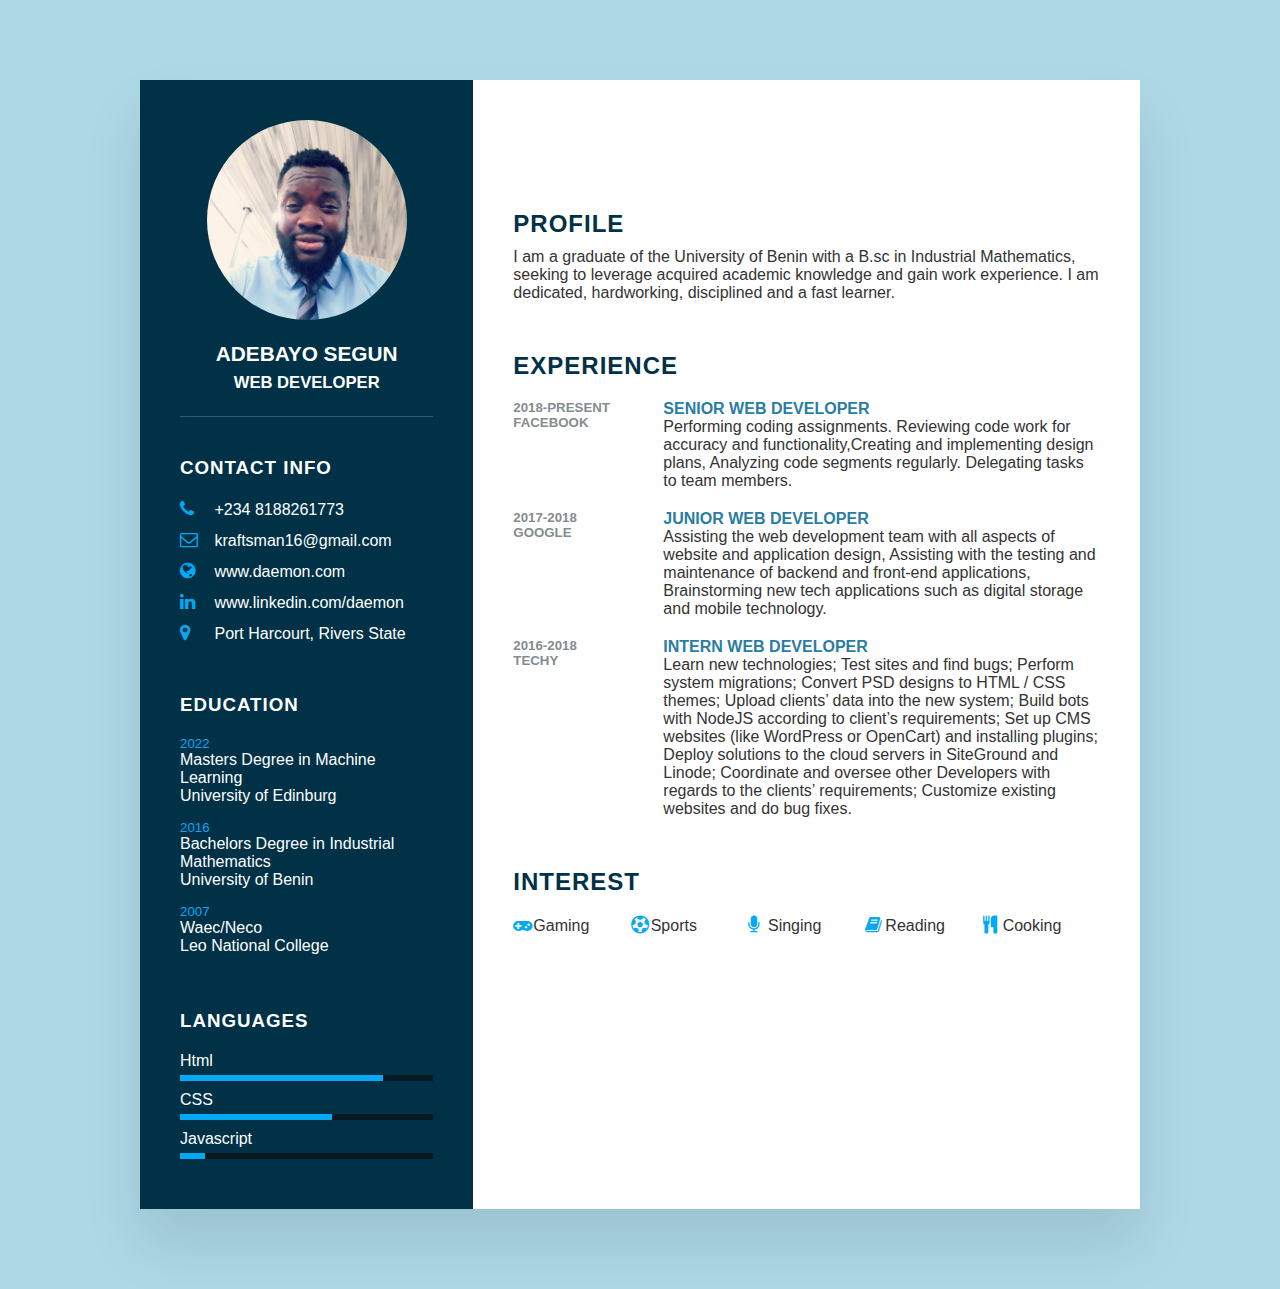
<file: HTML/index.html>
<!DOCTYPE html>
<html lang="en">
  <head>
    <meta charset="UTF-8" />
    <meta name="viewport" content="width=device-width, initial-scale=1.0" />
    <title>Daemon Cv</title>
    <link
      rel="stylesheet"
      href="https://cdnjs.cloudflare.com/ajax/libs/font-awesome/4.7.0/css/font-awesome.css"
      integrity="sha512-5A8nwdMOWrSz20fDsjczgUidUBR8liPYU+WymTZP1lmY9G6Oc7HlZv156XqnsgNUzTyMefFTcsFH/tnJE/+xBg=="
      crossorigin="anonymous"
      referrerpolicy="no-referrer"
    />

    <link rel="stylesheet" type="text/css" href="CSS/style.css" />
  </head>
  <body>
    <div class="container">
      <div class="left_side">
        <div class="profile">
          <div class="imgbx">
            <img src="/PICS/daemon.jpg" alt="segun adebayo" />
          </div>
          <h2>Adebayo Segun<br /><span>Web Developer</span></h2>
        </div>

        <div class="contact">
          <h3 class="title">Contact Info</h3>
          <ul>
            <li>
              <span class="icon"
                ><i class="fa fa-phone" aria-hidden="true"></i
              ></span>
              <span class="text">+234 8188261773</span>
            </li>
            <li>
              <span class="icon"
                ><i class="fa fa-envelope-o" aria-hidden="true"></i
              ></span>
              <span class="text">kraftsman16@gmail.com</span>
            </li>
            <li>
              <span class="icon"
                ><i class="fa fa-globe" aria-hidden="true"></i
              ></span>
              <span class="text">www.daemon.com</span>
            </li>
            <li>
              <span class="icon"
                ><i class="fa fa-linkedin" aria-hidden="true"></i
              ></span>
              <span class="text">www.linkedin.com/daemon</span>
            </li>
            <li>
              <span class="icon"
                ><i class="fa fa-map-marker" aria-hidden="true"></i
              ></span>
              <span class="text">Port Harcourt, Rivers State</span>
            </li>
          </ul>
        </div>

        <div class="contact education">
          <h3 class="title">Education</h3>
          <ul>
            <li>
              <h5>2022</h5>
              <h4>Masters Degree in Machine Learning</h4>
              <h4>University of Edinburg</h4>
            </li>
            <li>
              <h5>2016</h5>
              <h4>Bachelors Degree in Industrial Mathematics</h4>
              <h4>University of Benin</h4>
            </li>
            <li>
              <h5>2007</h5>
              <h4>Waec/Neco</h4>
              <h4>Leo National College</h4>
            </li>
          </ul>
        </div>

        <div class="contact language">
          <h3 class="title">Languages</h3>
          <ul>
            <li>
              <span class="text">Html</span>
              <span class="percent">
                <div style="width: 80%"></div>
              </span>
            </li>
            <li>
              <span class="text">CSS</span>
              <span class="percent">
                <div style="width: 60%"></div>
              </span>
            </li>
            <li>
              <span class="text">Javascript</span>
              <span class="percent">
                <div style="width: 10%"></div>
              </span>
            </li>
          </ul>
        </div>
      </div>

      <div class="right_side">
        <div class="about">
          <h2 class="title2">Profile</h2>
          <p>
            I am a graduate of the University of Benin with a B.sc in Industrial
            Mathematics, seeking to leverage acquired academic knowledge and
            gain work experience. I am dedicated, hardworking, disciplined and a
            fast learner.
          </p>
        </div>
        <div class="about">
          <h2 class="title2">Experience</h2>
          <div class="box">
            <div class="year_company">
              <h5>2018-Present</h5>
              <h5>Facebook</h5>
            </div>
            <div class="text">
              <h4>Senior Web Developer</h4>
              <p>
                Performing coding assignments. Reviewing code work for accuracy
                and functionality,Creating and implementing design plans,
                Analyzing code segments regularly. Delegating tasks to team
                members.
              </p>
            </div>
          </div>
          <div class="box">
            <div class="year_company">
              <h5>2017-2018</h5>
              <h5>Google</h5>
            </div>
            <div class="text">
              <h4>Junior Web Developer</h4>
              <p>
                Assisting the web development team with all aspects of website
                and application design, Assisting with the testing and
                maintenance of backend and front-end applications, Brainstorming
                new tech applications such as digital storage and mobile
                technology.
              </p>
            </div>
          </div>
          <div class="box">
            <div class="year_company">
              <h5>2016-2018</h5>
              <h5>Techy</h5>
            </div>
            <div class="text">
              <h4>Intern Web Developer</h4>
              <p>
                Learn new technologies; Test sites and find bugs; Perform system
                migrations; Convert PSD designs to HTML / CSS themes; Upload
                clients’ data into the new system; Build bots with NodeJS
                according to client’s requirements; Set up CMS websites (like
                WordPress or OpenCart) and installing plugins; Deploy solutions
                to the cloud servers in SiteGround and Linode; Coordinate and
                oversee other Developers with regards to the clients’
                requirements; Customize existing websites and do bug fixes.
              </p>
            </div>
          </div>
        </div>

        <div class="about interest">
          <h2 class="title2">Interest</h2>
          <ul>
            <li><i class="fa fa-gamepad" aria-hidden="true"></i>Gaming</li>
            <li><i class="fa fa-futbol-o" aria-hidden="true"></i>Sports</li>
            <li><i class="fa fa-microphone" aria-hidden="true"></i>Singing</li>
            <li><i class="fa fa-book" aria-hidden="true"></i>Reading</li>
            <li><i class="fa fa-cutlery" aria-hidden="true"></i>Cooking</li>
          </ul>
        </div>
      </div>
    </div>
  </body>
</html>
</file>
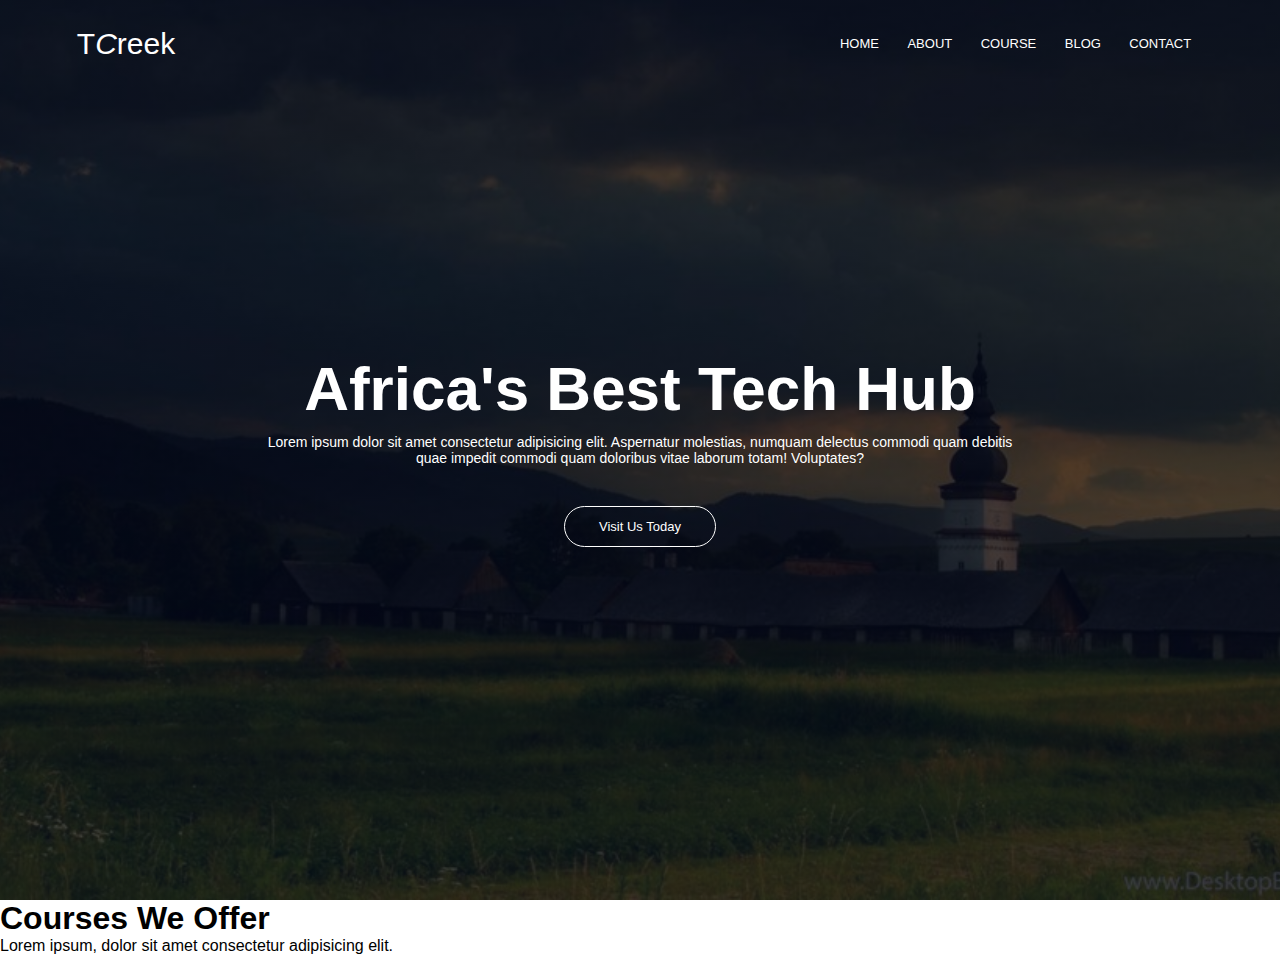
<file: HTML/CSS/new project/index.html>
<!DOCTYPE html>
<html lang="en">
  <head>
    <meta charset="UTF-8" />
    <meta http-equiv="X-UA-Compatible" content="IE=edge" />
    <meta name="viewport" content="width=device-width, initial-scale=1.0" />
    <title>Welcome</title>
    <link rel="stylesheet" href="style.css" />
    <link
      rel="stylesheet"
      href="https://cdnjs.cloudflare.com/ajax/libs/font-awesome/4.7.0/css/font-awesome.css"
      integrity="sha512-5A8nwdMOWrSz20fDsjczgUidUBR8liPYU+WymTZP1lmY9G6Oc7HlZv156XqnsgNUzTyMefFTcsFH/tnJE/+xBg=="
      crossorigin="anonymous"
      referrerpolicy="no-referrer"
    />
  </head>
  <body>
    <section class="header">
      <nav>
        <a href="index.html"><p class="logo">T<i>C</i>reek</p></a>
        <div class="nav-links" id="navLinks">
          <i class="fa fa-times" onclick="hideMenu()"></i>
          <ul>
            <li><a href="">HOME</a></li>
            <li><a href="">ABOUT</a></li>
            <li><a href="">COURSE</a></li>
            <li><a href="">BLOG</a></li>
            <li><a href="">CONTACT</a></li>
          </ul>
        </div>
        <i class="fa fa-bars" onclick="showMenu()"></i>
      </nav>

      <div class="text-box">
        <h1>Africa's Best Tech Hub</h1>
        <p>
          Lorem ipsum dolor sit amet consectetur adipisicing elit. Aspernatur
          molestias, numquam delectus commodi quam debitis<br />
          quae impedit commodi quam doloribus vitae laborum totam! Voluptates?
        </p>
        <a href="" class="here-btn">Visit Us Today</a>
      </div>
    </section>

    <!--- Course -->

    <section class="course">
      <h1>Courses We Offer</h1>
      <p>Lorem ipsum, dolor sit amet consectetur adipisicing elit.</p>
    </section>

    <!----- Javascript Toggle Menu Code ----->

    <script>
      var navLinks = document.getElementById("navLinks");

      function showMenu() {
        navLinks.style.right = "0";
      }

      function hideMenu() {
        navLinks.style.right = "-200px";
      }
    </script>
  </body>
</html>
</file>
<file: HTML/CSS/style.css>
* {
  margin: 0px;
  padding: 0px;
  box-sizing: border-box;
  font-family: "Poppins", sans-serif;
}

body {
  background-color: lightblue;
  display: flex;
  justify-content: center;
  align-items: center;
  min-height: 100vh;
}

.container {
  position: relative;
  width: 100%;
  max-width: 1000px;
  min-height: 1000px;
  background-color: white;
  margin: 80px;
  display: grid;
  grid-template-columns: 1fr 2fr;
  box-shadow: 0 35px 55px rgba(0, 0, 0, 0.1);
}

.container .left_side {
  position: relative;
  background-color: #003147;
  padding: 40px;
}

.profile {
  position: relative;
  display: flex;
  flex-direction: column;
  align-items: center;
  padding-bottom: 20px;
  border-bottom: 1px solid rgba(255, 255, 255, 0.2);
}

.profile .imgbx {
  position: relative;
  width: 200px;
  height: 200px;
  border-radius: 50%;
  overflow: hidden;
}

.profile .imgbx img {
  position: absolute;
  top: 0px;
  left: 0px;
  width: 100%;
  height: 100%;
  object-fit: cover;
}

.profile h2 {
  color: #fff;
  font-size: 1.3em;
  margin-top: 20px;
  text-transform: uppercase;
  text-align: center;
  font-weight: 600;
  line-height: 1.3em;
}

.profile h2 span {
  font-size: 0.8em;
  font-weight: 100px;
}

.contact {
  padding-top: 40px;
}

.title {
  color: #fff;
  text-transform: uppercase;
  font-weight: 600;
  letter-spacing: 1px;
  margin-bottom: 20px;
}

.contact ul {
  position: relative;
}

.contact ul li {
  position: relative;
  list-style: none;
  margin: 10px 0;
  cursor: pointer;
}

.contact ul li .icon {
  display: inline-block;
  width: 30px;
  font-size: 18px;
  color: #03a9f4;
}

.contact ul li span {
  color: #fff;
  font-weight: 300;
}

.contact.education li {
  margin-bottom: 15px;
}

.contact.education h5 {
  color: #03a9f4;
  font-weight: 500;
}

.contact.education h4 {
  color: #fff;
  font-weight: 300;
}

.contact.language .percent {
  position: relative;
  width: 100%;
  height: 6px;
  background: #081921;
  display: block;
  margin-top: 5px;
}
.contact.language .percent div {
  position: absolute;
  top: 0px;
  left: 0px;
  height: 100%;
  background: #03a9f4;
}

.container .right_side {
  position: relative;
  background-color: white;
  margin-top: 90px;
  padding: 40px;
}

.about {
  margin-bottom: 50px;
}

.about:last-child {
  margin-bottom: 0px;
}

.title2 {
  color: #003147;
  text-transform: uppercase;
  letter-spacing: 1px;
  margin-bottom: 10px;
}

p {
  color: #333;
}

.about .box {
  display: flex;
  flex-direction: row;
  margin: 20px 0;
}

.about .box .year_company {
  min-width: 150px;
}

.about .box .year_company h5 {
  text-transform: uppercase;
  color: #848c90;
  font-weight: 600;
}

.about .box .text h4 {
  text-transform: uppercase;
  color: #2a7da2;
  font-size: 16px;
}

.interest ul {
  display: grid;
  grid-template-columns: repeat(5, 1fr);
}

.interest ul li {
  list-style: none;
  color: #333;
  font-weight: 500;
  margin: 10px 0;
}

.interest ul li .fa {
  color: #03a9f4;
  font-size: 18px;
  width: 20px;
}

@media (max-width: 1000px) {
  .container {
    margin: 10px;
    grid-template-columns: repeat(1, 1fr);
  }
  .interest {
    grid-template-columns: repeat(3, 1fr);
  }
}
</file>
<file: HTML/CSS/new project/style.css>
* {
  padding: 0px;
  margin: 0px;
  font-family: "poppins", sans-serif;
}

.header {
  min-height: 100vh;
  width: 100%;
  background-image: linear-gradient(rgba(4, 9, 30, 0.7), rgba(4, 9, 30, 0.7)),
    url(images/slovakia.jpg);
  background-position: center;
  background-size: cover;
  position: relative;
}

nav {
  display: flex;
  padding: 2% 6%;
  justify-content: space-between;
  align-items: center;
}

nav p {
  width: 150px;
}

.nav-links {
  flex: 1;
  text-align: right;
}

.nav-links ul li {
  list-style: none;
  display: inline-block;
  padding: 8px 12px;
  position: relative;
}

.nav-links ul li::after {
  content: "";
  width: 0%;
  height: 2px;
  background: #0ea3e7;
  display: block;
  margin: auto;
  transition: 0.5s;
}

.nav-links ul li:hover::after {
  width: 100%;
}

.nav-links ul li a {
  text-decoration: none;
  color: white;
  font-size: 13px;
}

a {
  text-decoration: none;
}

.logo {
  text-decoration: none;
  color: white;
  font-size: 30px;
}

.text-box {
  width: 90%;
  color: white;
  position: absolute;
  top: 50%;
  left: 50%;
  transform: translate(-50%, -50%);
  text-align: center;
}

.text-box h1 {
  font-size: 62px;
}

.text-box p {
  margin: 10px 0 40px;
  font-size: 14px;
  color: #fff;
}

.here-btn {
  display: inline-block;
  text-decoration: none;
  color: #fff;
  border: 1px solid #fff;
  padding: 12px 34px;
  font-size: 13px;
  background: transparent;
  position: relative;
  cursor: pointer;
  border-radius: 50px;
}

.here-btn:hover {
  border: 1px solid #0ea3e7;
  background: #0ea3e7;
  transition: 0.1s;
}

nav .fa {
  display: none;
}

@media (max-width: 700px) {
  .text-box h1 {
    font-size: 20px;
  }
  .nav-links ul li {
    display: block;
  }
  .nav-links {
    position: absolute;
    background: #0ea3e7;
    height: 100vh;
    width: 200px;
    top: 0;
    right: -200px;
    text-align: left;
    z-index: 2;
    transition: 1s;
  }
  nav .fa {
    display: block;
    color: #fff;
    margin: 10px;
    font-size: 22px;
    cursor: pointer;
  }
  .nav-links ul {
    padding: 30px;
  }
}
</file>
